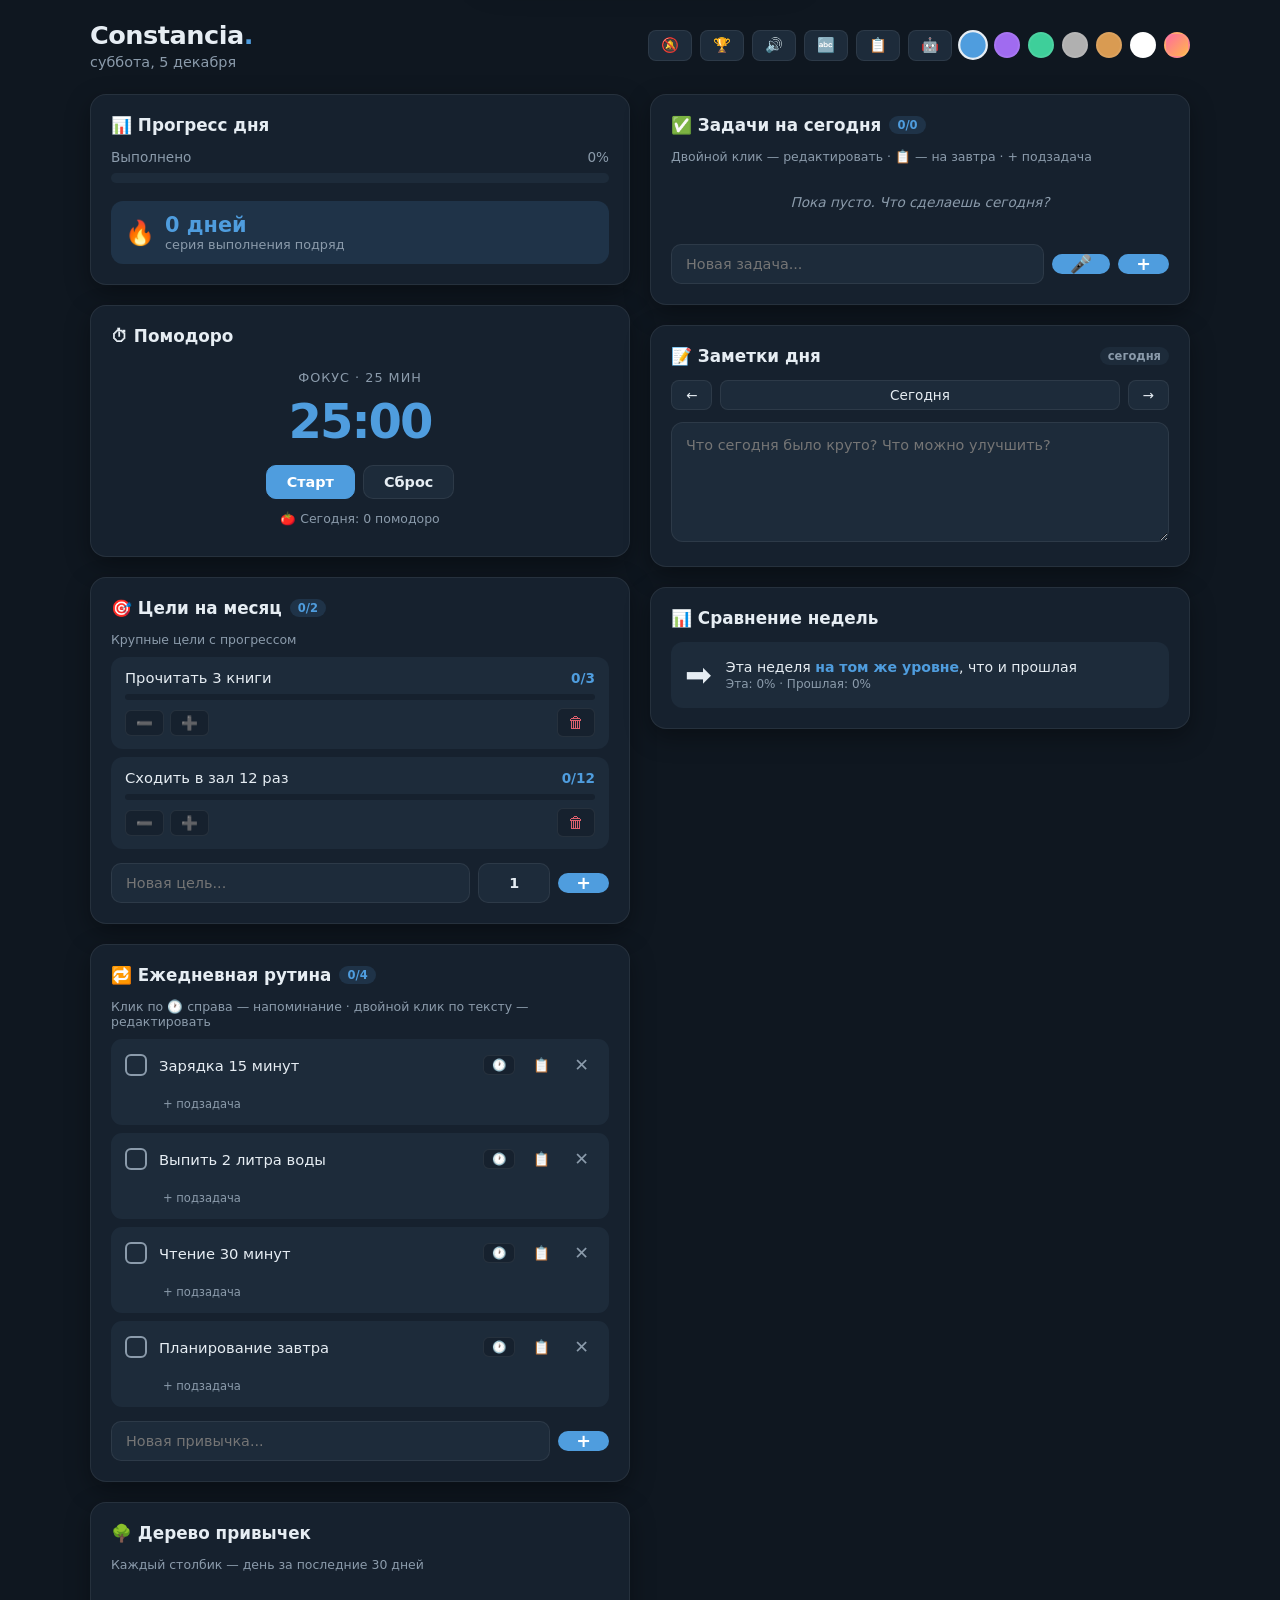
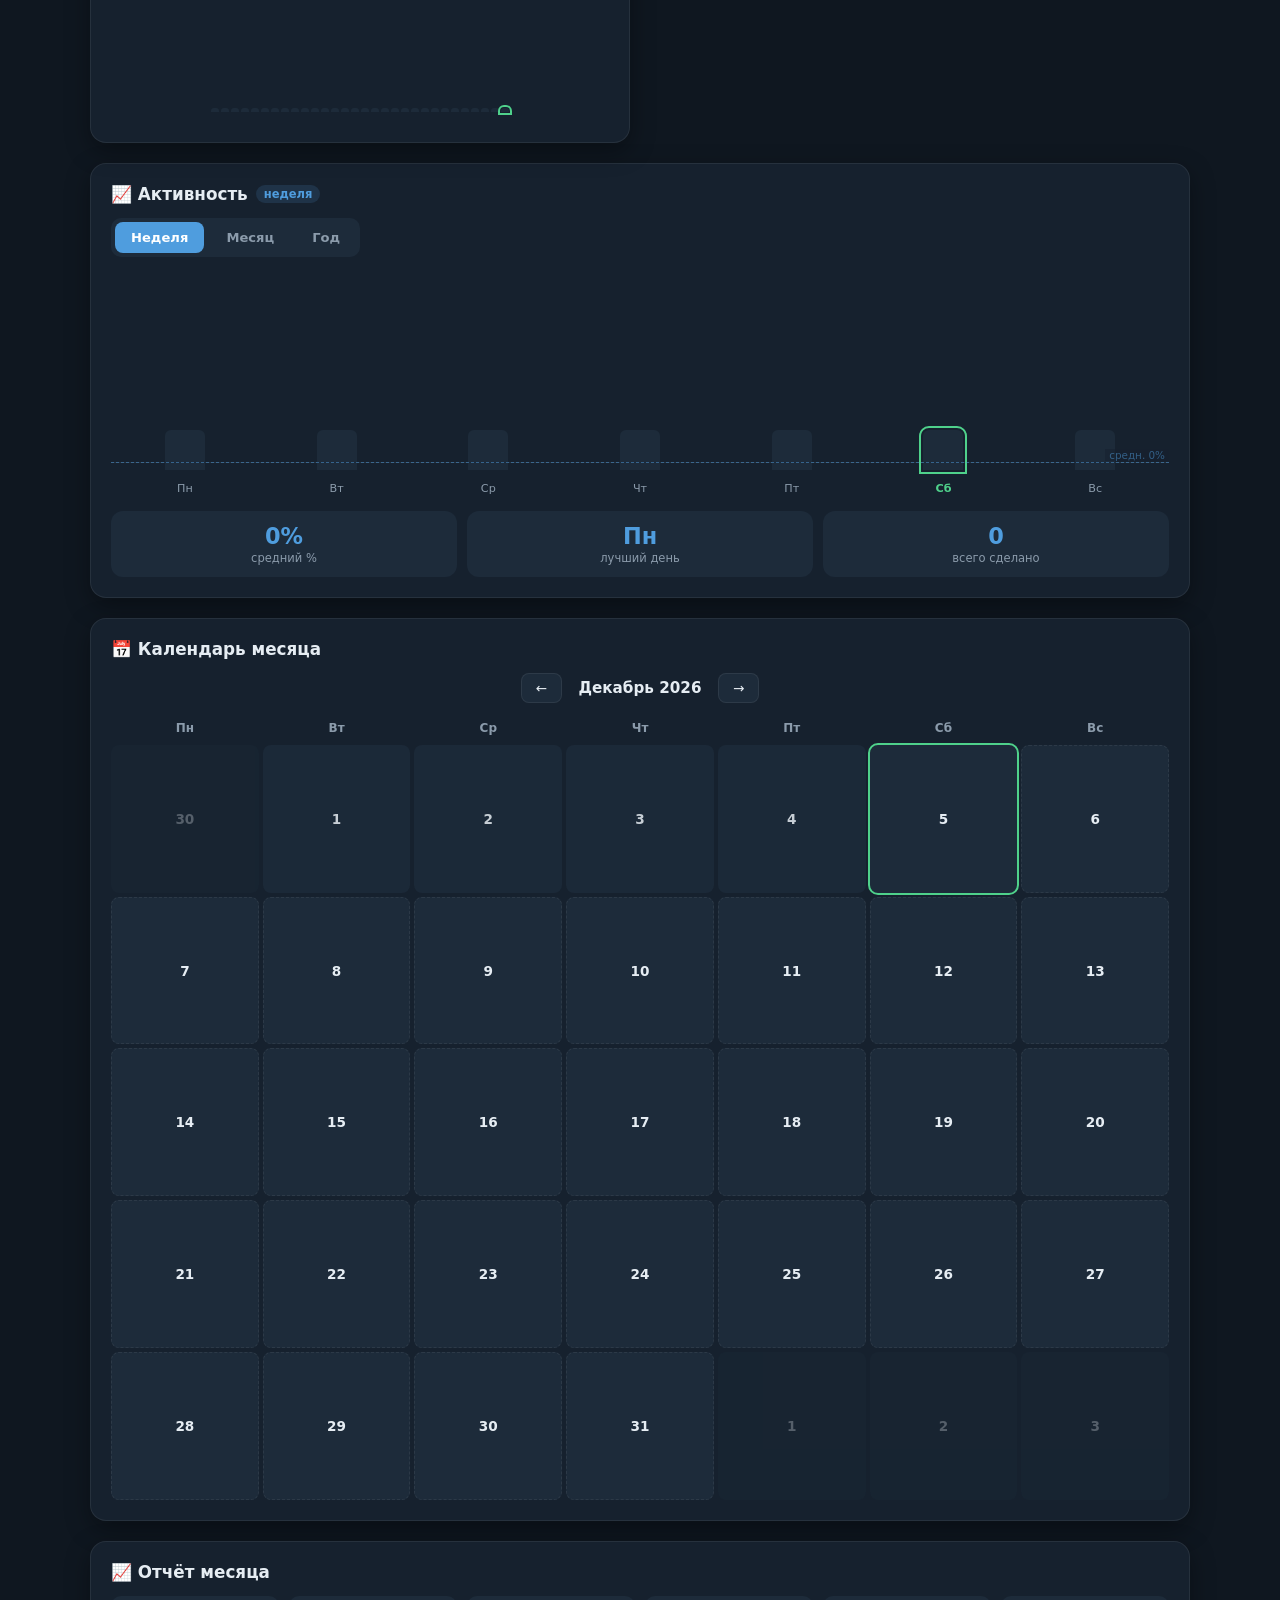
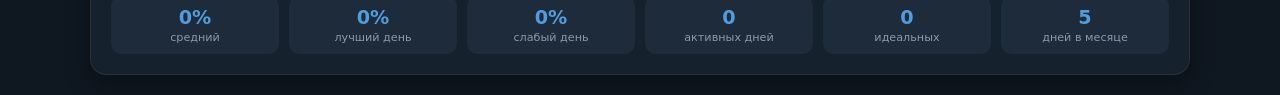
<file: index.html>
<!DOCTYPE html>
<html lang="ru">
<head>
<meta charset="UTF-8">
<meta name="viewport" content="width=device-width, initial-scale=1.0">
<title>Constancia</title>
<link rel="manifest" href="manifest.json">
<link rel="stylesheet" href="styles.css">
</head>
<body data-theme="default">
<div class="app">

  <header>
    <div>
      <h1>Constancia<span>.</span></h1>
      <div class="date" id="dateLabel"></div>
    </div>
    <div class="themes">
      <button class="bell-btn" id="bellBtn" onclick="toggleNotifications()" title="Напоминания">🔔</button>
      <button class="bell-btn" onclick="openAch()" title="Достижения">🏆</button>
      <button class="bell-btn" onclick="openSoundPicker()" title="Звук">🔊</button>
      <button class="bell-btn" onclick="openFontPicker()" title="Шрифт">🔤</button>
      <button class="bell-btn" onclick="openTemplates()" title="Шаблоны дня">📋</button>
      <button class="bell-btn" onclick="openAi()" title="AI-помощник">🤖</button>
      <div id="themes" style="display:flex; gap:8px;"></div>
    </div>
  </header>

  <div class="grid">
    <div>
      <div class="card">
        <h2>📊 Прогресс дня</h2>
        <div class="progress-wrap">
          <div class="progress-top"><span>Выполнено</span><span id="progressPct">0%</span></div>
          <div class="progress-bar"><div class="progress-fill" id="progressFill"></div></div>
        </div>
        <div class="streak">
          <div class="fire">🔥</div>
          <div><div class="num"><span id="streakNum">0</span> дней</div><div class="lbl">серия выполнения подряд</div></div>
        </div>
      </div>

      <div class="card">
        <h2>⏱ Помодоро</h2>
        <div class="pomo">
          <div class="pomo-mode" id="pomoMode">Фокус · 25 мин</div>
          <div class="pomo-time" id="pomoTime">25:00</div>
          <div class="pomo-controls">
            <button class="pomo-btn primary" id="pomoStart" onclick="pomoToggle()">Старт</button>
            <button class="pomo-btn" onclick="pomoReset()">Сброс</button>
          </div>
          <div class="pomo-counter">🍅 Сегодня: <span id="pomoCount">0</span> помодоро</div>
        </div>
      </div>

      <div class="card">
        <h2>🎯 Цели на месяц <span class="badge" id="goalsBadge">0/0</span></h2>
        <div class="section-hint">Крупные цели с прогрессом</div>
        <div id="goalsList"></div>
        <div class="add-row" style="margin-top:14px; margin-bottom:0; flex-wrap:wrap;">
          <input id="goalInput" placeholder="Новая цель..." style="min-width:140px;">
          <input id="goalTarget" class="goal-target" type="number" min="1" value="1">
          <button onclick="addGoal()">+</button>
        </div>
      </div>

      <div class="card">
        <h2>🔁 Ежедневная рутина <span class="badge" id="routineBadge">0/0</span></h2>
        <div class="section-hint">Клик по 🕐 справа — напоминание · двойной клик по тексту — редактировать</div>
        <div class="task-list" id="routineList"></div>
        <div class="add-row" style="margin-top:14px; margin-bottom:0;">
          <input id="routineInput" placeholder="Новая привычка...">
          <button onclick="addRoutine()">+</button>
        </div>
      </div>

      <div class="card">
        <h2>🌳 Дерево привычек</h2>
        <div class="section-hint">Каждый столбик — день за последние 30 дней</div>
        <div class="tree-container" id="treeBox"></div>
      </div>
    </div>

    <div>
      <div class="card">
        <h2>✅ Задачи на сегодня <span class="badge" id="taskBadge">0/0</span></h2>
        <div class="section-hint">Двойной клик — редактировать · 📋 — на завтра · + подзадача</div>
        <div class="task-list" id="taskList"></div>
        <div class="add-row" style="margin-top:14px; margin-bottom:0;">
          <input id="taskInput" placeholder="Новая задача...">
          <button class="voice-btn" id="voiceBtn" onclick="toggleVoice()" title="Голосовой ввод">🎤</button>
          <button onclick="addTask()">+</button>
        </div>
      </div>

      <div class="card">
        <h2>📝 Заметки дня <span class="badge" id="noteDate" style="margin-left:auto; background:var(--bg-soft); color:var(--text-dim);"></span></h2>
        <div style="display:flex; gap:8px; margin-bottom:12px;">
          <button class="note-nav" onclick="prevNote()">←</button>
          <button class="note-nav" onclick="todayNote()" id="todayBtn">Сегодня</button>
          <button class="note-nav" onclick="nextNote()">→</button>
        </div>
        <textarea id="noteInput" placeholder="Что сегодня было круто? Что можно улучшить?"></textarea>
      </div>

      <div class="card">
        <h2>📊 Сравнение недель</h2>
        <div class="compare-box" id="compareBox"></div>
      </div>
    </div>
  </div>

  <div class="card" style="margin-top:20px;">
    <h2>📈 Активность <span class="badge" id="chartPeriod">неделя</span></h2>
    <div class="tabs">
      <button class="tab active" data-period="week" onclick="switchChart('week')">Неделя</button>
      <button class="tab" data-period="month" onclick="switchChart('month')">Месяц</button>
      <button class="tab" data-period="year" onclick="switchChart('year')">Год</button>
    </div>
    <div class="big-chart" id="bigChart"></div>
    <div class="stats-row">
      <div class="stat"><div class="val" id="avgPct">0%</div><div class="cap">средний %</div></div>
      <div class="stat"><div class="val" id="bestDay">—</div><div class="cap">лучший день</div></div>
      <div class="stat"><div class="val" id="totalDone">0</div><div class="cap">всего сделано</div></div>
    </div>
  </div>

  <div class="card" style="margin-top:20px;">
    <h2>📅 Календарь месяца</h2>
    <div class="cal-nav">
      <button onclick="calPrev()">←</button>
      <div class="cal-month-label" id="calMonthLabel">—</div>
      <button onclick="calNext()">→</button>
    </div>
    <div class="calendar" id="calendarBox"></div>
  </div>

  <div class="card" style="margin-top:20px;">
    <h2>📈 Отчёт месяца</h2>
    <div class="month-report" id="monthReport"></div>
  </div>
</div>

<!-- МОДАЛКА ДНЯ -->
<div class="modal-bg" id="dayModal">
  <div class="modal">
    <h3 id="dayModalTitle">Дата</h3>

    <div class="day-section">
      <div class="day-section-title">📝 Заметка</div>
      <textarea id="dayNote" placeholder="Что было круто? Что улучшить?"></textarea>
    </div>

    <div class="day-section">
      <div class="day-section-title">✅ Задачи этого дня</div>
      <div class="day-tasks" id="dayTasks"></div>
      <div id="dayAddBox">
        <input id="dayTaskInput" placeholder="Новая задача на этот день...">
        <button onclick="addDayTask()">+</button>
      </div>
    </div>

    <div class="day-section">
      <div class="day-section-title">📊 Прогресс дня</div>
      <div id="dayProgress"></div>
    </div>

    <div class="modal-btns" style="margin-top:18px;">
      <button class="cancel" onclick="closeDayPanel()">Закрыть</button>
    </div>
  </div>
</div>

<!-- МОДАЛКА ВРЕМЕНИ -->
<div class="modal-bg" id="timeModal">
  <div class="modal">
    <h3 id="timeModalTitle">Напоминание</h3>
    <input type="time" id="timeInput" value="08:00">
    <div class="modal-btns">
      <button class="cancel" onclick="closeTimeModal()">Отмена</button>
      <button class="cancel" onclick="clearTime()">Убрать</button>
      <button class="save" onclick="saveTime()">Сохранить</button>
    </div>
  </div>
</div>

<!-- МОДАЛКА ДОСТИЖЕНИЙ -->
<div class="modal-bg" id="achModal">
  <div class="modal" style="max-width:560px;">
    <h3>🏆 Достижения <span class="badge" id="achCount" style="margin-left:auto; background:var(--accent-soft); color:var(--accent);"></span></h3>
    <div class="ach-grid" id="achGrid"></div>
    <div class="modal-btns" style="margin-top:18px;">
      <button class="cancel" onclick="closeAch()">Закрыть</button>
    </div>
  </div>
</div>

<!-- МОДАЛКА ЗВУКОВ -->
<div class="modal-bg" id="soundModal">
  <div class="modal" style="max-width:400px;">
    <h3>🔊 Звук помодоро</h3>
    <div class="sound-list" id="soundList"></div>
    <div class="modal-btns" style="margin-top:18px;">
      <button class="cancel" onclick="closeSoundPicker()">Закрыть</button>
    </div>
  </div>
</div>

<!-- МОДАЛКА ШРИФТОВ -->
<div class="modal-bg" id="fontModal">
  <div class="modal" style="max-width:440px;">
    <h3>🔤 Шрифт</h3>
    <div class="font-list" id="fontList"></div>
    <div class="modal-btns" style="margin-top:18px;">
      <button class="cancel" onclick="closeFontPicker()">Закрыть</button>
    </div>
  </div>
</div>

<!-- МОДАЛКА ШАБЛОНОВ -->
<div class="modal-bg" id="templatesModal">
  <div class="modal" style="max-width:460px;">
    <h3>📋 Шаблоны дня</h3>
    <div class="templates-list" id="templatesList"></div>
    <button class="template-new-btn" onclick="openTemplateEditor()">
      ➕ Новый шаблон
    </button>
    <div class="modal-btns" style="margin-top:18px;">
      <button class="cancel" onclick="closeTemplates()">Закрыть</button>
    </div>
  </div>
</div>

<!-- МОДАЛКА РЕДАКТОРА ШАБЛОНА -->
<div class="modal-bg" id="templateEditorModal">
  <div class="modal" style="max-width:500px;">
    <h3 id="templateEditorTitle">Новый шаблон</h3>
    <label>Название шаблона</label>
    <input id="tplNameInput" placeholder="🌅 Утро" maxlength="40">
    <label style="margin-top:6px;">Задачи в шаблоне</label>
    <div class="tpl-tasks-list" id="tplTasksList"></div>
    <button class="template-add-task-btn" onclick="addTplTaskField()">
      + добавить задачу
    </button>
    <div class="modal-btns" style="margin-top:18px;">
      <button class="cancel" onclick="closeTemplateEditor()">Отмена</button>
      <button class="save" onclick="saveTemplate()">Сохранить</button>
    </div>
  </div>
</div>

<!-- МОДАЛКА ТЕГОВ -->
<div class="modal-bg" id="tagModal">
  <div class="modal" style="max-width:400px;">
    <h3>🏷 Тег задачи</h3>
    <div class="sound-list" id="tagList"></div>
    <div class="modal-btns" style="margin-top:18px;">
      <button class="cancel" onclick="closeTagModal()">Закрыть</button>
    </div>
  </div>
</div>

<!-- МОДАЛКА AI -->
<div class="modal-bg" id="aiModal">
  <div class="modal" style="max-width:520px;">
    <h3>🤖 AI-помощник</h3>
    <div style="margin-bottom:14px;">
      <label style="font-size:.78rem;color:var(--text-dim);">Вопрос ассистенту</label>
      <input id="aiInput" placeholder="Что мне сегодня делать?" style="margin-bottom:8px;">
      <button class="pomo-btn primary" onclick="askAI()" style="width:100%;">Спросить</button>
    </div>
    <div id="aiResponse" style="background:var(--bg-soft); border-radius:10px; padding:12px; min-height:80px; font-size:.85rem; margin-bottom:14px;"></div>
    <label style="font-size:.78rem;color:var(--text-dim);">API-ключ Anthropic (получить на console.anthropic.com)</label>
    <input type="password" id="aiKeyInput" placeholder="sk-ant-...">
    <button class="pomo-btn" onclick="saveAiKey()" style="width:100%; margin-bottom:14px;">Сохранить ключ</button>
    <div class="modal-btns">
      <button class="cancel" onclick="closeAi()">Закрыть</button>
    </div>
  </div>
</div>

<!-- ТОСТ ДОСТИЖЕНИЯ -->
<div class="ach-toast" id="achToast">
  <div class="toast-icon" id="achToastIcon">🏆</div>
  <div class="toast-text">
    <div class="toast-title">Достижение получено</div>
    <div class="toast-name" id="achToastName"></div>
  </div>
</div>

<script src="app.js"></script>
</body>
</html>
</file>
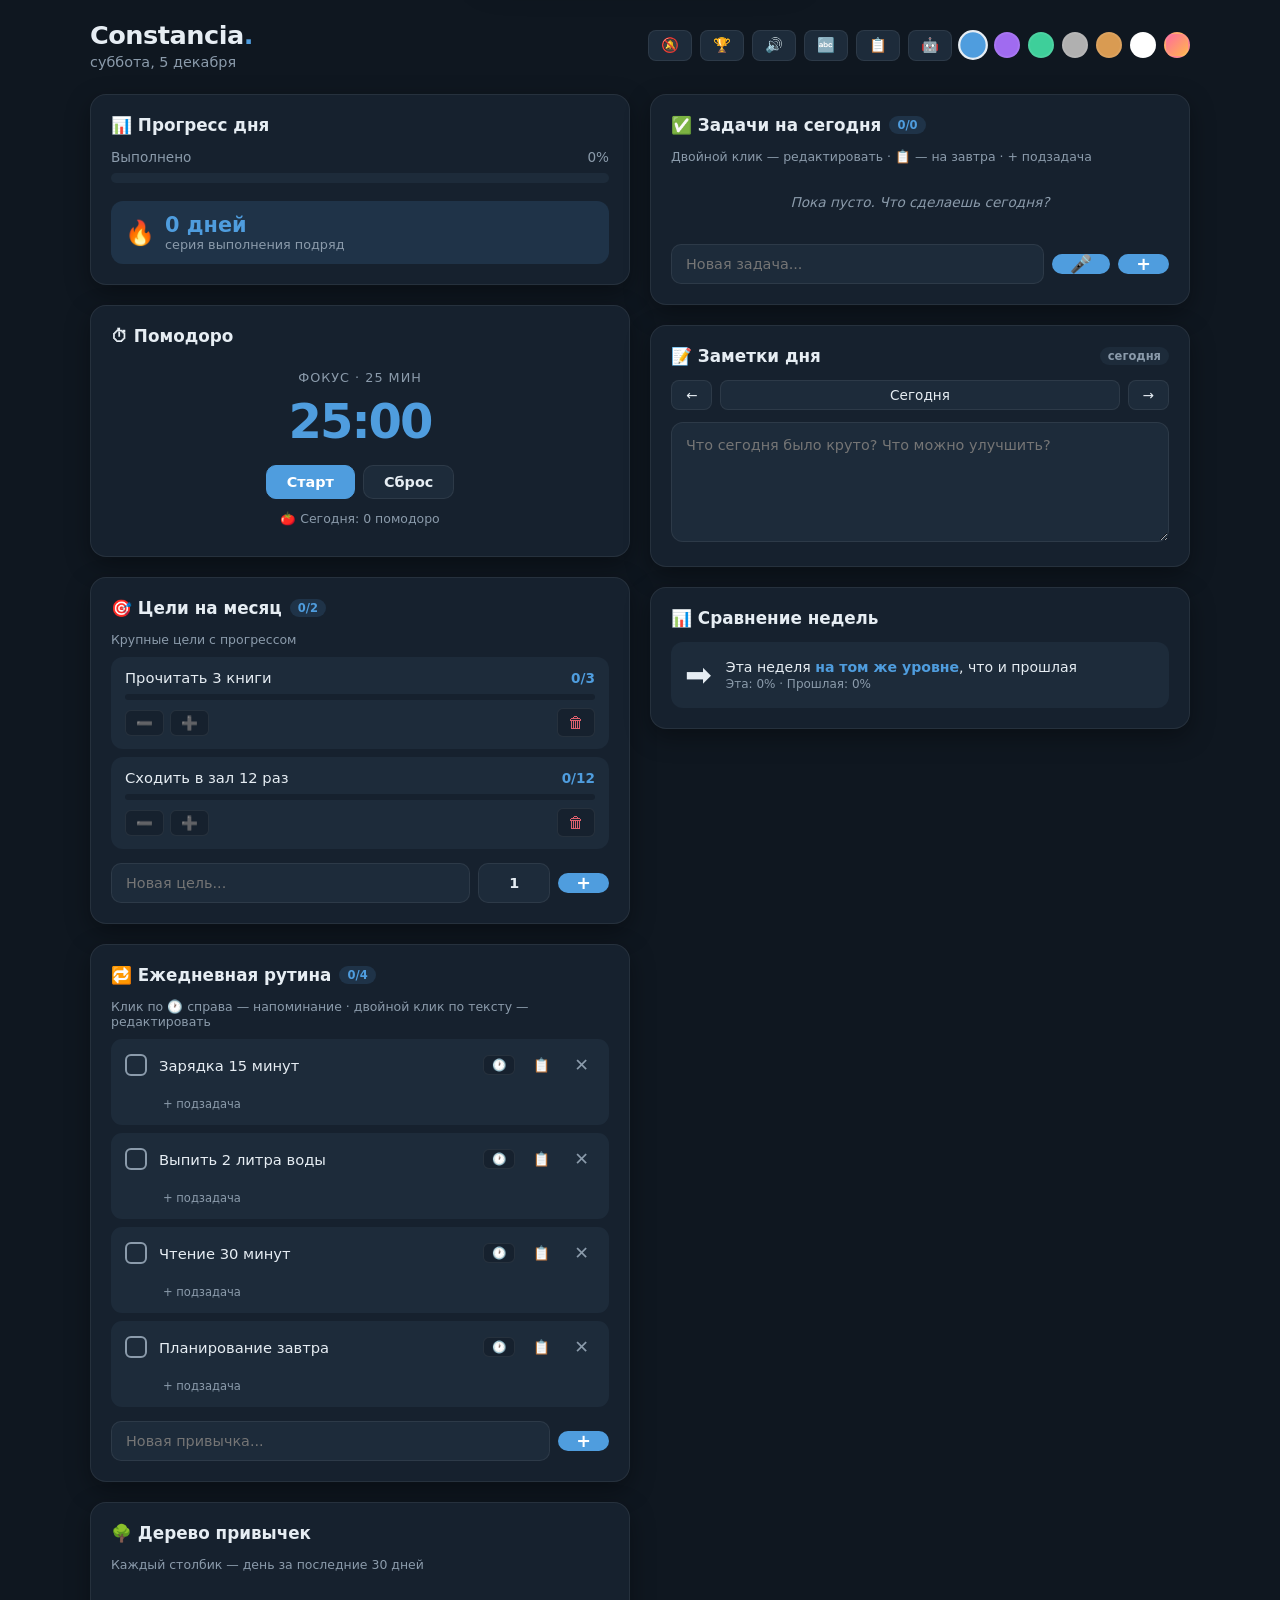
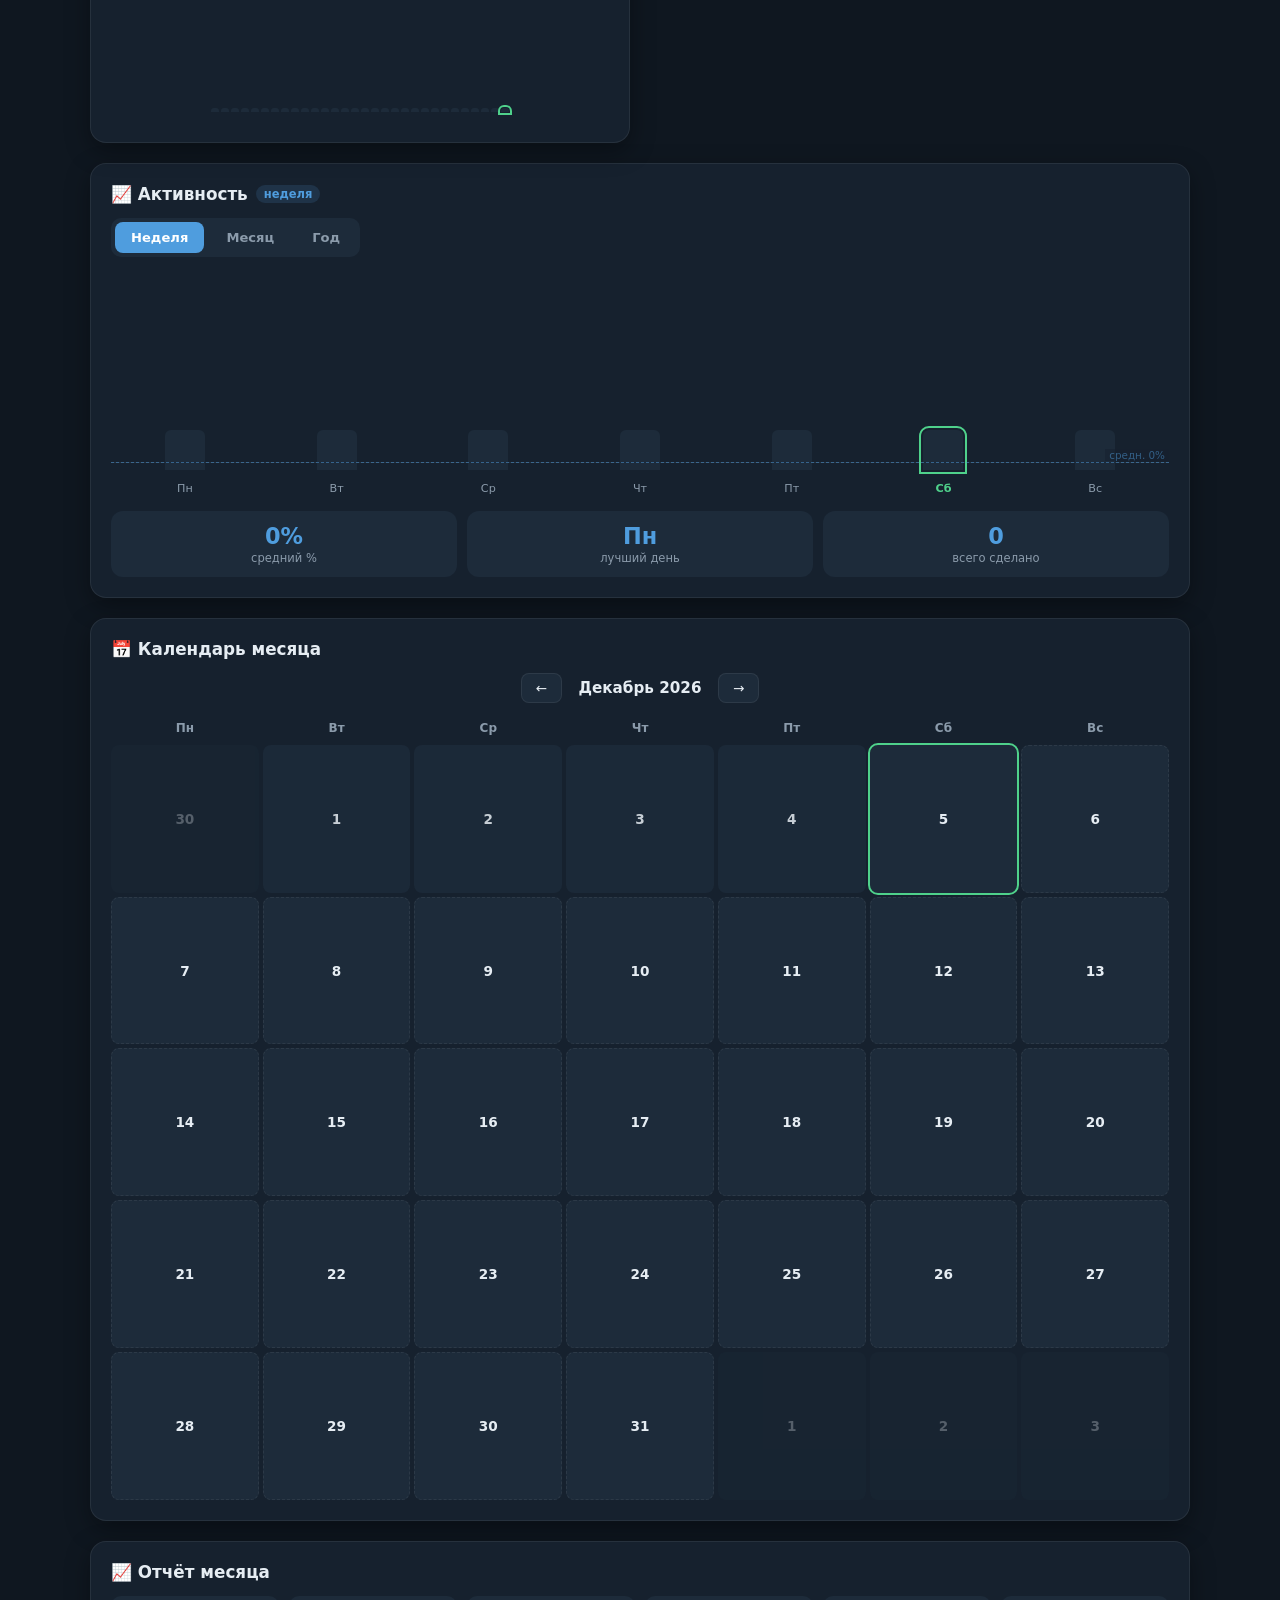
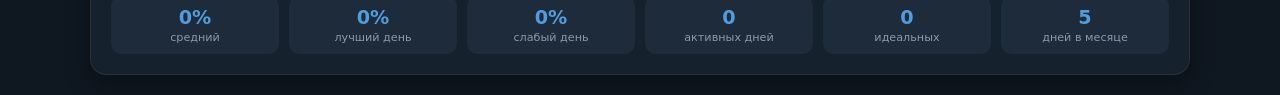
<file: tracker.html>
<!DOCTYPE html>
<html lang="ru">
<head>
<meta charset="UTF-8">
<meta name="viewport" content="width=device-width, initial-scale=1.0">
<title>Constancia</title>
<link rel="manifest" href="manifest.json">
<link rel="stylesheet" href="styles.css">
</head>
<body data-theme="default">
<div class="app">

  <header>
    <div>
      <h1>Constancia<span>.</span></h1>
      <div class="date" id="dateLabel"></div>
    </div>
    <div class="themes">
      <button class="bell-btn" id="bellBtn" onclick="toggleNotifications()" title="Напоминания">🔔</button>
      <button class="bell-btn" onclick="openAch()" title="Достижения">🏆</button>
      <button class="bell-btn" onclick="openSoundPicker()" title="Звук">🔊</button>
      <button class="bell-btn" onclick="openFontPicker()" title="Шрифт">🔤</button>
      <button class="bell-btn" onclick="openTemplates()" title="Шаблоны дня">📋</button>
      <button class="bell-btn" onclick="openAi()" title="AI-помощник">🤖</button>
      <div id="themes" style="display:flex; gap:8px;"></div>
    </div>
  </header>

  <div class="grid">
    <div>
      <div class="card">
        <h2>📊 Прогресс дня</h2>
        <div class="progress-wrap">
          <div class="progress-top"><span>Выполнено</span><span id="progressPct">0%</span></div>
          <div class="progress-bar"><div class="progress-fill" id="progressFill"></div></div>
        </div>
        <div class="streak">
          <div class="fire">🔥</div>
          <div><div class="num"><span id="streakNum">0</span> дней</div><div class="lbl">серия выполнения подряд</div></div>
        </div>
      </div>

      <div class="card">
        <h2>⏱ Помодоро</h2>
        <div class="pomo">
          <div class="pomo-mode" id="pomoMode">Фокус · 25 мин</div>
          <div class="pomo-time" id="pomoTime">25:00</div>
          <div class="pomo-controls">
            <button class="pomo-btn primary" id="pomoStart" onclick="pomoToggle()">Старт</button>
            <button class="pomo-btn" onclick="pomoReset()">Сброс</button>
          </div>
          <div class="pomo-counter">🍅 Сегодня: <span id="pomoCount">0</span> помодоро</div>
        </div>
      </div>

      <div class="card">
        <h2>🎯 Цели на месяц <span class="badge" id="goalsBadge">0/0</span></h2>
        <div class="section-hint">Крупные цели с прогрессом</div>
        <div id="goalsList"></div>
        <div class="add-row" style="margin-top:14px; margin-bottom:0; flex-wrap:wrap;">
          <input id="goalInput" placeholder="Новая цель..." style="min-width:140px;">
          <input id="goalTarget" class="goal-target" type="number" min="1" value="1">
          <button onclick="addGoal()">+</button>
        </div>
      </div>

      <div class="card">
        <h2>🔁 Ежедневная рутина <span class="badge" id="routineBadge">0/0</span></h2>
        <div class="section-hint">Клик по 🕐 справа — напоминание · двойной клик по тексту — редактировать</div>
        <div class="task-list" id="routineList"></div>
        <div class="add-row" style="margin-top:14px; margin-bottom:0;">
          <input id="routineInput" placeholder="Новая привычка...">
          <button onclick="addRoutine()">+</button>
        </div>
      </div>

      <div class="card">
        <h2>🌳 Дерево привычек</h2>
        <div class="section-hint">Каждый столбик — день за последние 30 дней</div>
        <div class="tree-container" id="treeBox"></div>
      </div>
    </div>

    <div>
      <div class="card">
        <h2>✅ Задачи на сегодня <span class="badge" id="taskBadge">0/0</span></h2>
        <div class="section-hint">Двойной клик — редактировать · 📋 — на завтра · + подзадача</div>
        <div class="task-list" id="taskList"></div>
        <div class="add-row" style="margin-top:14px; margin-bottom:0;">
          <input id="taskInput" placeholder="Новая задача...">
          <button class="voice-btn" id="voiceBtn" onclick="toggleVoice()" title="Голосовой ввод">🎤</button>
          <button onclick="addTask()">+</button>
        </div>
      </div>

      <div class="card">
        <h2>📝 Заметки дня <span class="badge" id="noteDate" style="margin-left:auto; background:var(--bg-soft); color:var(--text-dim);"></span></h2>
        <div style="display:flex; gap:8px; margin-bottom:12px;">
          <button class="note-nav" onclick="prevNote()">←</button>
          <button class="note-nav" onclick="todayNote()" id="todayBtn">Сегодня</button>
          <button class="note-nav" onclick="nextNote()">→</button>
        </div>
        <textarea id="noteInput" placeholder="Что сегодня было круто? Что можно улучшить?"></textarea>
      </div>

      <div class="card">
        <h2>📊 Сравнение недель</h2>
        <div class="compare-box" id="compareBox"></div>
      </div>
    </div>
  </div>

  <div class="card" style="margin-top:20px;">
    <h2>📈 Активность <span class="badge" id="chartPeriod">неделя</span></h2>
    <div class="tabs">
      <button class="tab active" data-period="week" onclick="switchChart('week')">Неделя</button>
      <button class="tab" data-period="month" onclick="switchChart('month')">Месяц</button>
      <button class="tab" data-period="year" onclick="switchChart('year')">Год</button>
    </div>
    <div class="big-chart" id="bigChart"></div>
    <div class="stats-row">
      <div class="stat"><div class="val" id="avgPct">0%</div><div class="cap">средний %</div></div>
      <div class="stat"><div class="val" id="bestDay">—</div><div class="cap">лучший день</div></div>
      <div class="stat"><div class="val" id="totalDone">0</div><div class="cap">всего сделано</div></div>
    </div>
  </div>

  <div class="card" style="margin-top:20px;">
    <h2>📅 Календарь месяца</h2>
    <div class="cal-nav">
      <button onclick="calPrev()">←</button>
      <div class="cal-month-label" id="calMonthLabel">—</div>
      <button onclick="calNext()">→</button>
    </div>
    <div class="calendar" id="calendarBox"></div>
  </div>

  <div class="card" style="margin-top:20px;">
    <h2>📈 Отчёт месяца</h2>
    <div class="month-report" id="monthReport"></div>
  </div>
</div>

<!-- МОДАЛКА ДНЯ -->
<div class="modal-bg" id="dayModal">
  <div class="modal">
    <h3 id="dayModalTitle">Дата</h3>

    <div class="day-section">
      <div class="day-section-title">📝 Заметка</div>
      <textarea id="dayNote" placeholder="Что было круто? Что улучшить?"></textarea>
    </div>

    <div class="day-section">
      <div class="day-section-title">✅ Задачи этого дня</div>
      <div class="day-tasks" id="dayTasks"></div>
      <div id="dayAddBox">
        <input id="dayTaskInput" placeholder="Новая задача на этот день...">
        <button onclick="addDayTask()">+</button>
      </div>
    </div>

    <div class="day-section">
      <div class="day-section-title">📊 Прогресс дня</div>
      <div id="dayProgress"></div>
    </div>

    <div class="modal-btns" style="margin-top:18px;">
      <button class="cancel" onclick="closeDayPanel()">Закрыть</button>
    </div>
  </div>
</div>

<!-- МОДАЛКА ВРЕМЕНИ -->
<div class="modal-bg" id="timeModal">
  <div class="modal">
    <h3 id="timeModalTitle">Напоминание</h3>
    <input type="time" id="timeInput" value="08:00">
    <div class="modal-btns">
      <button class="cancel" onclick="closeTimeModal()">Отмена</button>
      <button class="cancel" onclick="clearTime()">Убрать</button>
      <button class="save" onclick="saveTime()">Сохранить</button>
    </div>
  </div>
</div>

<!-- МОДАЛКА ДОСТИЖЕНИЙ -->
<div class="modal-bg" id="achModal">
  <div class="modal" style="max-width:560px;">
    <h3>🏆 Достижения <span class="badge" id="achCount" style="margin-left:auto; background:var(--accent-soft); color:var(--accent);"></span></h3>
    <div class="ach-grid" id="achGrid"></div>
    <div class="modal-btns" style="margin-top:18px;">
      <button class="cancel" onclick="closeAch()">Закрыть</button>
    </div>
  </div>
</div>

<!-- МОДАЛКА ЗВУКОВ -->
<div class="modal-bg" id="soundModal">
  <div class="modal" style="max-width:400px;">
    <h3>🔊 Звук помодоро</h3>
    <div class="sound-list" id="soundList"></div>
    <div class="modal-btns" style="margin-top:18px;">
      <button class="cancel" onclick="closeSoundPicker()">Закрыть</button>
    </div>
  </div>
</div>

<!-- МОДАЛКА ШРИФТОВ -->
<div class="modal-bg" id="fontModal">
  <div class="modal" style="max-width:440px;">
    <h3>🔤 Шрифт</h3>
    <div class="font-list" id="fontList"></div>
    <div class="modal-btns" style="margin-top:18px;">
      <button class="cancel" onclick="closeFontPicker()">Закрыть</button>
    </div>
  </div>
</div>

<!-- МОДАЛКА ШАБЛОНОВ -->
<div class="modal-bg" id="templatesModal">
  <div class="modal" style="max-width:460px;">
    <h3>📋 Шаблоны дня</h3>
    <div class="templates-list" id="templatesList"></div>
    <button class="template-new-btn" onclick="openTemplateEditor()">
      ➕ Новый шаблон
    </button>
    <div class="modal-btns" style="margin-top:18px;">
      <button class="cancel" onclick="closeTemplates()">Закрыть</button>
    </div>
  </div>
</div>

<!-- МОДАЛКА РЕДАКТОРА ШАБЛОНА -->
<div class="modal-bg" id="templateEditorModal">
  <div class="modal" style="max-width:500px;">
    <h3 id="templateEditorTitle">Новый шаблон</h3>
    <label>Название шаблона</label>
    <input id="tplNameInput" placeholder="🌅 Утро" maxlength="40">
    <label style="margin-top:6px;">Задачи в шаблоне</label>
    <div class="tpl-tasks-list" id="tplTasksList"></div>
    <button class="template-add-task-btn" onclick="addTplTaskField()">
      + добавить задачу
    </button>
    <div class="modal-btns" style="margin-top:18px;">
      <button class="cancel" onclick="closeTemplateEditor()">Отмена</button>
      <button class="save" onclick="saveTemplate()">Сохранить</button>
    </div>
  </div>
</div>

<!-- МОДАЛКА ТЕГОВ -->
<div class="modal-bg" id="tagModal">
  <div class="modal" style="max-width:400px;">
    <h3>🏷 Тег задачи</h3>
    <div class="sound-list" id="tagList"></div>
    <div class="modal-btns" style="margin-top:18px;">
      <button class="cancel" onclick="closeTagModal()">Закрыть</button>
    </div>
  </div>
</div>

<!-- МОДАЛКА AI -->
<div class="modal-bg" id="aiModal">
  <div class="modal" style="max-width:520px;">
    <h3>🤖 AI-помощник</h3>
    <div style="margin-bottom:14px;">
      <label style="font-size:.78rem;color:var(--text-dim);">Вопрос ассистенту</label>
      <input id="aiInput" placeholder="Что мне сегодня делать?" style="margin-bottom:8px;">
      <button class="pomo-btn primary" onclick="askAI()" style="width:100%;">Спросить</button>
    </div>
    <div id="aiResponse" style="background:var(--bg-soft); border-radius:10px; padding:12px; min-height:80px; font-size:.85rem; margin-bottom:14px;"></div>
    <label style="font-size:.78rem;color:var(--text-dim);">API-ключ Anthropic (получить на console.anthropic.com)</label>
    <input type="password" id="aiKeyInput" placeholder="sk-ant-...">
    <button class="pomo-btn" onclick="saveAiKey()" style="width:100%; margin-bottom:14px;">Сохранить ключ</button>
    <div class="modal-btns">
      <button class="cancel" onclick="closeAi()">Закрыть</button>
    </div>
  </div>
</div>

<!-- ТОСТ ДОСТИЖЕНИЯ -->
<div class="ach-toast" id="achToast">
  <div class="toast-icon" id="achToastIcon">🏆</div>
  <div class="toast-text">
    <div class="toast-title">Достижение получено</div>
    <div class="toast-name" id="achToastName"></div>
  </div>
</div>

<script src="app.js"></script>
</body>
</html>
</file>
<file: styles.css>
:root { --bg: #0f1720; --bg-card: #16212e; --bg-soft: #1d2b3a; --text: #e6edf3; --text-dim: #8b9bab; --accent: #4f9dde; --accent-soft: rgba(79,157,222,.15); --success: #4fd18b; --danger: #e0606e; --border: rgba(255,255,255,.07); --shadow: 0 8px 24px rgba(0,0,0,.35); }
[data-theme="violet"] { --bg:#14101f; --bg-card:#1d1730; --bg-soft:#271f42; --text:#ece7f7; --text-dim:#9a8fb8; --accent:#a06bf0; --accent-soft:rgba(160,107,240,.15); --success:#6fe0a8; --danger:#e06090; }
[data-theme="emerald"] { --bg:#0d1a16; --bg-card:#12241e; --bg-soft:#1a332a; --text:#e3f2ec; --text-dim:#82a99a; --accent:#3ecf9a; --accent-soft:rgba(62,207,154,.15); --success:#7ee0b8; --danger:#e07070; }
[data-theme="graphite"] { --bg:#111111; --bg-card:#1a1a1a; --bg-soft:#242424; --text:#ededed; --text-dim:#8a8a8a; --accent:#b0b0b0; --accent-soft:rgba(255,255,255,.08); --success:#8fd18b; --danger:#e06060; }
[data-theme="sepia"] { --bg:#1c1712; --bg-card:#26201a; --bg-soft:#332b22; --text:#f2e9dc; --text-dim:#a89a86; --accent:#d99b52; --accent-soft:rgba(217,155,82,.15); --success:#b9c96a; --danger:#d97552; }
[data-theme="light"] { --bg:#f5f7fa; --bg-card:#ffffff; --bg-soft:#eef1f6; --text:#1a2330; --text-dim:#6b7683; --accent:#3b82f6; --accent-soft:rgba(59,130,246,.12); --success:#10b981; --danger:#ef4444; --border:rgba(0,0,0,.08); --shadow:0 8px 24px rgba(0,0,0,.08); }
[data-theme="sunset"] { --bg:#1a0f1f; --bg-card:#251634; --bg-soft:#31203f; --text:#f5e8f7; --text-dim:#a08bad; --accent:#ff6b9d; --accent-soft:rgba(255,107,157,.15); --success:#ffb84d; --danger:#ff5252; --border:rgba(255,107,157,.1); }

* { box-sizing: border-box; margin: 0; padding: 0; }
body { font-family: 'Segoe UI', system-ui, -apple-system, sans-serif; background: var(--bg); color: var(--text); min-height: 100vh; padding: 20px; transition: background .3s, color .3s; }
body.font-mono { font-family: 'SF Mono', 'Consolas', 'Monaco', monospace; }
body.font-serif { font-family: 'Georgia', 'Times New Roman', serif; }
body.font-round { font-family: 'SF Pro Rounded', 'Avenir Next', 'Segoe UI', system-ui, sans-serif; }

.app { max-width: 1100px; margin: 0 auto; }

header { display: flex; align-items: center; justify-content: space-between; flex-wrap: wrap; gap: 16px; margin-bottom: 24px; }
h1 { font-size: 1.6rem; font-weight: 700; letter-spacing: -.5px; }
h1 span { color: var(--accent); }
.date { color: var(--text-dim); font-size: .9rem; margin-top: 4px; }
.themes { display: flex; gap: 8px; align-items: center; flex-wrap: wrap; }
.theme-dot { width: 26px; height: 26px; border-radius: 50%; border: 2px solid var(--border); cursor: pointer; transition: transform .15s, border-color .2s; }
.theme-dot:hover { transform: scale(1.15); }
.theme-dot.active { border-color: var(--text); transform: scale(1.15); }
.bell-btn { background: var(--bg-soft); border: 1px solid var(--border); color: var(--text); padding: 6px 12px; border-radius: 8px; cursor: pointer; font-size: .9rem; transition: background .2s; font-family: inherit; }
.bell-btn:hover { background: var(--accent-soft); }
.bell-btn.on { background: var(--success); color: #fff; border-color: var(--success); }

.grid { display: grid; grid-template-columns: 1fr 1fr; gap: 20px; }
@media (max-width: 820px) { .grid { grid-template-columns: 1fr; } }

.card { background: var(--bg-card); border: 1px solid var(--border); border-radius: 16px; padding: 20px; box-shadow: var(--shadow); transition: background .3s, border-color .3s; margin-bottom: 20px; }
.card:last-child { margin-bottom: 0; }
.card h2 { font-size: 1.05rem; font-weight: 600; margin-bottom: 14px; display: flex; align-items: center; gap: 8px; flex-wrap: wrap; }
.card h2 .badge { font-size: .72rem; background: var(--accent-soft); color: var(--accent); padding: 2px 8px; border-radius: 20px; font-weight: 600; }

.progress-wrap { margin-bottom: 18px; }
.progress-top { display: flex; justify-content: space-between; font-size: .85rem; color: var(--text-dim); margin-bottom: 8px; }
.progress-bar { height: 10px; background: var(--bg-soft); border-radius: 10px; overflow: hidden; }
.progress-fill { height: 100%; width: 0%; background: linear-gradient(90deg, var(--accent), var(--success)); border-radius: 10px; transition: width .4s ease; }
.streak { display: flex; align-items: center; gap: 10px; margin-top: 14px; padding: 12px 14px; background: var(--accent-soft); border-radius: 12px; }
.streak .fire { font-size: 1.5rem; }
.streak .num { font-size: 1.3rem; font-weight: 700; color: var(--accent); }
.streak .lbl { font-size: .8rem; color: var(--text-dim); }

.add-row { display: flex; gap: 8px; margin-bottom: 14px; align-items: center; }
.add-row input { flex: 1; padding: 11px 14px; border-radius: 10px; border: 1px solid var(--border); background: var(--bg-soft); color: var(--text); font-size: .9rem; outline: none; transition: border-color .2s; font-family: inherit; }
.add-row input:focus { border-color: var(--accent); }
.add-row button { padding: 0 18px; border: none; border-radius: 10px; background: var(--accent); color: #fff; font-weight: 600; cursor: pointer; font-size: 1.1rem; transition: opacity .2s; font-family: inherit; }
.add-row button:hover { opacity: .85; }

.goal-target { flex: none !important; max-width: 72px; text-align: center; font-weight: 600; -webkit-appearance: none; -moz-appearance: textfield; appearance: none; }
.goal-target::-webkit-outer-spin-button,
.goal-target::-webkit-inner-spin-button { -webkit-appearance: none; margin: 0; }

.task-list { display: flex; flex-direction: column; gap: 8px; }
.task { display: flex; align-items: center; gap: 12px; padding: 12px 14px; background: var(--bg-soft); border-radius: 11px; transition: opacity .2s, transform .15s; animation: slideIn .25s ease; position: relative; flex-wrap: wrap; }
@keyframes slideIn { from { opacity:0; transform: translateY(-6px); } }
.task:hover { transform: translateX(3px); }
.task.done { opacity: .5; }
.task.done .task-text { text-decoration: line-through; color: var(--text-dim); }
.check { width: 22px; height: 22px; border-radius: 6px; border: 2px solid var(--text-dim); cursor: pointer; display: flex; align-items: center; justify-content: center; flex-shrink: 0; transition: all .2s; font-size: .8rem; }
.check:hover { border-color: var(--accent); }
.task.done .check { background: var(--success); border-color: var(--success); color: #fff; }
.task-text { flex: 1; font-size: .92rem; cursor: text; }
.task-text[contenteditable="true"] { outline: 1px solid var(--accent); border-radius: 4px; padding: 2px 4px; }
.task-time { background: var(--bg-card); color: var(--text-dim); border: 1px solid var(--border); padding: 2px 8px; border-radius: 6px; font-size: .72rem; cursor: pointer; transition: all .2s; font-family: inherit; }
.task-time:hover { border-color: var(--accent); color: var(--accent); }
.task-time.set { color: var(--accent); border-color: var(--accent); }
.task-tag { font-size: .65rem; padding: 2px 6px; border-radius: 10px; font-weight: 600; white-space: nowrap; }
.task-tag.work { background: rgba(79,157,222,.2); color: var(--accent); }
.task-tag.sport { background: rgba(79,209,139,.2); color: var(--success); }
.task-tag.study { background: rgba(255,184,77,.2); color: #ffb84d; }
.task-tag.home { background: rgba(160,107,240,.2); color: #a06bf0; }
.del { background: none; border: none; color: var(--text-dim); cursor: pointer; font-size: 1.1rem; padding: 4px 6px; border-radius: 6px; transition: color .2s, background .2s; font-family: inherit; }
.del:hover { color: var(--danger); background: var(--accent-soft); }
.dup { background: none; border: none; color: var(--text-dim); cursor: pointer; padding: 4px 6px; border-radius: 6px; transition: color .2s, background .2s; font-size: .85rem; font-family: inherit; }
.dup:hover { color: var(--accent); background: var(--accent-soft); }

.subtasks { display: flex; flex-direction: column; gap: 4px; width: 100%; padding-left: 34px; margin-top: 4px; }
.subtask { display: flex; align-items: center; gap: 8px; font-size: .82rem; color: var(--text-dim); }
.subtask-check { width: 14px; height: 14px; border-radius: 3px; border: 1.5px solid var(--text-dim); cursor: pointer; flex-shrink: 0; display: flex; align-items: center; justify-content: center; font-size: .55rem; }
.subtask.done .subtask-check { background: var(--success); border-color: var(--success); color: #fff; }
.subtask.done .subtask-text { text-decoration: line-through; }
.subtask-del { background: none; border: none; color: var(--text-dim); cursor: pointer; font-size: .7rem; padding: 0 4px; margin-left: auto; font-family: inherit; }
.subtask-del:hover { color: var(--danger); }
.subtask-add { font-size: .72rem; color: var(--text-dim); cursor: pointer; padding: 2px 4px; display: inline-block; }
.subtask-add:hover { color: var(--accent); }

.empty { text-align: center; color: var(--text-dim); font-size: .85rem; padding: 20px; font-style: italic; }

.stats-row { display: flex; gap: 10px; margin-top: 16px; }
.stat { flex: 1; background: var(--bg-soft); border-radius: 12px; padding: 12px; text-align: center; }
.stat .val { font-size: 1.4rem; font-weight: 700; color: var(--accent); }
.stat .cap { font-size: .72rem; color: var(--text-dim); margin-top: 2px; }

.section-hint { font-size: .78rem; color: var(--text-dim); margin-bottom: 10px; }

.note-nav { padding: 6px 14px; border-radius: 8px; background: var(--bg-soft); color: var(--text); border: 1px solid var(--border); cursor: pointer; font-family: inherit; font-size: 0.85rem; transition: background .2s, border-color .2s; }
.note-nav:hover { background: var(--accent-soft); border-color: var(--accent); }
#todayBtn { flex: 1; }
#noteInput { width: 100%; min-height: 120px; padding: 14px; border-radius: 12px; background: var(--bg-soft); color: var(--text); border: 1px solid var(--border); font-family: inherit; font-size: 0.9rem; resize: vertical; outline: none; transition: border-color .2s; }
#noteInput:focus { border-color: var(--accent); }

.tabs { display: flex; gap: 6px; margin-bottom: 18px; background: var(--bg-soft); padding: 4px; border-radius: 10px; width: fit-content; flex-wrap: wrap; }
.tab { padding: 8px 16px; border-radius: 8px; border: none; background: transparent; color: var(--text-dim); cursor: pointer; font-family: inherit; font-size: .82rem; font-weight: 600; transition: all .2s; }
.tab:hover { color: var(--text); }
.tab.active { background: var(--accent); color: #fff; }

.big-chart { display: flex; align-items: flex-end; gap: 4px; height: 220px; padding: 20px 0 0 0; position: relative; margin-bottom: 8px; }
.big-chart::before { content: ''; position: absolute; left: 0; right: 0; bottom: 32px; height: 1px; background: var(--border); }
.avg-line { position: absolute; left: 0; right: 0; border-top: 1px dashed var(--accent); opacity: 0.5; pointer-events: none; z-index: 1; }
.avg-label { position: absolute; right: 0; top: -14px; font-size: .65rem; color: var(--accent); background: var(--bg-card); padding: 0 4px; }
.big-bar-wrap { flex: 1; display: flex; flex-direction: column; align-items: center; gap: 6px; height: 100%; justify-content: flex-end; position: relative; min-width: 0; }
.big-bar { width: 100%; max-width: 40px; background: linear-gradient(180deg, var(--accent), var(--success)); border-radius: 6px 6px 0 0; min-height: 3px; position: relative; transition: height .5s ease, transform .15s; cursor: pointer; }
.big-bar:hover { transform: scaleX(1.1); }
.big-bar.empty { background: var(--bg-soft); }
.big-bar.today-bar { outline: 2px solid var(--success); outline-offset: 2px; }
.big-bar-val { position: absolute; top: -18px; left: 50%; transform: translateX(-50%); font-size: .65rem; color: var(--text-dim); font-weight: 600; white-space: nowrap; }
.big-bar-label { font-size: .7rem; color: var(--text-dim); margin-top: 6px; white-space: nowrap; overflow: hidden; text-overflow: ellipsis; max-width: 100%; }
.big-bar.today-bar + .big-bar-label { color: var(--success); font-weight: 700; }

.month-report { display: grid; grid-template-columns: repeat(auto-fit, minmax(120px, 1fr)); gap: 10px; margin-top: 12px; }
.mr-item { background: var(--bg-soft); border-radius: 10px; padding: 10px 12px; text-align: center; }
.mr-item .mr-val { font-size: 1.2rem; font-weight: 700; color: var(--accent); }
.mr-item .mr-cap { font-size: .7rem; color: var(--text-dim); margin-top: 2px; }

.compare-box { background: var(--bg-soft); border-radius: 12px; padding: 14px; margin-top: 12px; display: flex; align-items: center; gap: 14px; }
.compare-box .cmp-arrow { font-size: 2rem; }
.compare-box .cmp-up { color: var(--success); }
.compare-box .cmp-down { color: var(--danger); }
.compare-box .cmp-text { flex: 1; font-size: .88rem; }
.compare-box .cmp-text strong { color: var(--accent); }

.calendar { display: grid; grid-template-columns: repeat(7, 1fr); gap: 4px; margin-top: 12px; }
.cal-head { text-align: center; font-size: .75rem; color: var(--text-dim); font-weight: 600; padding: 6px 0; }
.cal-cell { aspect-ratio: 1; background: var(--bg-soft); border-radius: 8px; display: flex; flex-direction: column; align-items: center; justify-content: center; font-size: .8rem; cursor: pointer; transition: all .15s; position: relative; min-height: 42px; padding: 4px; }
.cal-cell:hover { transform: scale(1.05); outline: 2px solid var(--accent); z-index: 5; }
.cal-cell.today { outline: 2px solid var(--success); }
.cal-cell.other-month { opacity: 0.3; }
.cal-cell.past { opacity: 0.85; }
.cal-cell.future { border: 1px dashed var(--border); }
.cal-cell.pct-1 { background: color-mix(in srgb, var(--accent) 25%, var(--bg-soft)); }
.cal-cell.pct-2 { background: color-mix(in srgb, var(--accent) 50%, var(--bg-soft)); }
.cal-cell.pct-3 { background: color-mix(in srgb, var(--accent) 75%, var(--bg-soft)); }
.cal-cell.pct-4 { background: var(--accent); color: #fff; }
.cal-day { font-weight: 600; font-size: .85rem; }
.cal-pct { font-size: .6rem; opacity: 0.8; margin-top: 1px; }
.cal-dots { display: flex; gap: 2px; margin-top: 1px; }
.cal-dot { font-size: 6px; line-height: 1; }
.cal-dot.task-dot { color: var(--accent); }
.cal-dot.note-dot { color: #ffb84d; }
.cal-nav { display: flex; gap: 8px; align-items: center; justify-content: center; margin-bottom: 12px; }
.cal-nav button { background: var(--bg-soft); border: 1px solid var(--border); color: var(--text); border-radius: 8px; padding: 6px 14px; cursor: pointer; font-family: inherit; font-size: .85rem; transition: all .2s; }
.cal-nav button:hover { border-color: var(--accent); color: var(--accent); }
.cal-month-label { font-weight: 600; font-size: .95rem; min-width: 140px; text-align: center; }

.tree-container { display: flex; align-items: flex-end; justify-content: center; gap: 2px; height: 140px; padding: 10px 0; }
.tree-day { width: 8px; background: linear-gradient(180deg, var(--success), var(--accent)); border-radius: 3px 3px 0 0; transition: all .3s; }
.tree-day.wilted { background: var(--bg-soft); height: 4px !important; }
.tree-day.today { outline: 2px solid var(--success); outline-offset: 1px; }

.goal { background: var(--bg-soft); border-radius: 12px; padding: 12px 14px; margin-bottom: 8px; }
.goal-head { display: flex; align-items: center; gap: 10px; margin-bottom: 8px; }
.goal-title { flex: 1; font-size: .92rem; }
.goal-title.done { text-decoration: line-through; color: var(--text-dim); }
.goal-counter { font-size: .85rem; font-weight: 600; color: var(--accent); }
.goal-bar { height: 6px; background: var(--bg-card); border-radius: 6px; overflow: hidden; margin-bottom: 8px; }
.goal-fill { height: 100%; width: 0%; background: linear-gradient(90deg, var(--accent), var(--success)); border-radius: 6px; transition: width .4s; }
.goal-controls { display: flex; gap: 6px; align-items: center; }
.goal-btn { background: var(--bg-card); border: 1px solid var(--border); color: var(--text); padding: 4px 10px; border-radius: 6px; cursor: pointer; font-size: .85rem; transition: all .2s; min-width: 34px; text-align: center; font-family: inherit; }
.goal-btn:hover { border-color: var(--accent); color: var(--accent); }
.goal-btn.trash { margin-left: auto; color: var(--danger); font-size: 1rem; padding: 4px 10px; }
.goal-btn.trash:hover { border-color: var(--danger); background: rgba(224,96,110,.1); }

.pomo { text-align: center; padding: 10px 0; }
.pomo-mode { font-size: .8rem; color: var(--text-dim); margin-bottom: 8px; text-transform: uppercase; letter-spacing: 1px; }
.pomo-time { font-size: 3rem; font-weight: 700; color: var(--accent); letter-spacing: -2px; margin-bottom: 16px; font-variant-numeric: tabular-nums; }
.pomo-controls { display: flex; gap: 8px; justify-content: center; margin-bottom: 12px; }
.pomo-btn { padding: 8px 20px; border-radius: 10px; border: 1px solid var(--border); background: var(--bg-soft); color: var(--text); cursor: pointer; font-weight: 600; font-size: .9rem; transition: all .2s; font-family: inherit; }
.pomo-btn:hover { border-color: var(--accent); }
.pomo-btn.primary { background: var(--accent); color: #fff; border-color: var(--accent); }
.pomo-btn.primary:hover { opacity: .85; }
.pomo-counter { font-size: .78rem; color: var(--text-dim); }

.modal-bg { position: fixed; inset: 0; background: rgba(0,0,0,.6); display: none; align-items: center; justify-content: center; z-index: 100; }
.modal-bg.show { display: flex; }
.modal { background: var(--bg-card); border: 1px solid var(--border); border-radius: 16px; padding: 24px; max-width: 400px; width: 90%; box-shadow: var(--shadow); max-height: 85vh; overflow-y: auto; }
.modal h3 { margin-bottom: 14px; font-size: 1.1rem; display: flex; align-items: center; gap: 8px; }
.modal input, .modal select, .modal textarea { width: 100%; padding: 10px 14px; border-radius: 10px; border: 1px solid var(--border); background: var(--bg-soft); color: var(--text); font-size: .95rem; outline: none; margin-bottom: 14px; font-family: inherit; }
.modal input:focus, .modal select:focus, .modal textarea:focus { border-color: var(--accent); }
.modal label { display: block; font-size: .78rem; color: var(--text-dim); margin-bottom: 6px; }
.modal-btns { display: flex; gap: 8px; justify-content: flex-end; }
.modal-btns button { padding: 8px 16px; border-radius: 8px; border: none; cursor: pointer; font-weight: 600; font-family: inherit; }
.modal-btns .cancel { background: var(--bg-soft); color: var(--text); }
.modal-btns .save { background: var(--accent); color: #fff; }

.ach-grid { display: grid; grid-template-columns: repeat(3, 1fr); gap: 10px; }
.ach-item { background: var(--bg-soft); border: 1px solid var(--border); border-radius: 12px; padding: 12px 8px; text-align: center; transition: all .2s; position: relative; }
.ach-item.locked { opacity: 0.35; filter: grayscale(1); }
.ach-item.unlocked { border-color: var(--success); box-shadow: 0 0 0 1px var(--success) inset; }
.ach-item .ach-icon { font-size: 1.8rem; margin-bottom: 6px; display: block; }
.ach-item .ach-name { font-size: .72rem; color: var(--text); font-weight: 600; line-height: 1.2; margin-bottom: 4px; }
.ach-item .ach-desc { font-size: .65rem; color: var(--text-dim); line-height: 1.2; }
.ach-item.unlocked::after { content: '✓'; position: absolute; top: 4px; right: 6px; color: var(--success); font-size: .8rem; font-weight: bold; }

.ach-toast { position: fixed; top: -100px; left: 50%; transform: translateX(-50%); background: var(--bg-card); border: 2px solid var(--success); border-radius: 14px; padding: 14px 22px; display: flex; align-items: center; gap: 14px; box-shadow: 0 8px 32px rgba(0,0,0,.5); z-index: 200; transition: top .4s cubic-bezier(0.68, -0.55, 0.265, 1.55); }
.ach-toast.show { top: 24px; }
.ach-toast .toast-icon { font-size: 2rem; animation: pop .6s ease; }
.ach-toast .toast-text { font-size: .9rem; }
.ach-toast .toast-title { color: var(--success); font-weight: 700; font-size: .75rem; text-transform: uppercase; letter-spacing: 1px; margin-bottom: 2px; }
.ach-toast .toast-name { color: var(--text); font-weight: 600; }
@keyframes pop { 0% { transform: scale(0); } 60% { transform: scale(1.3); } 100% { transform: scale(1); } }

.sound-list { display: flex; flex-direction: column; gap: 8px; }
.sound-item { background: var(--bg-soft); border: 1px solid var(--border); border-radius: 10px; padding: 12px 16px; cursor: pointer; display: flex; align-items: center; justify-content: space-between; transition: all .2s; }
.sound-item:hover { border-color: var(--accent); }
.sound-item.active { border-color: var(--accent); background: var(--accent-soft); }
.sound-item .s-name { font-weight: 600; font-size: .9rem; }
.sound-item .s-check { color: var(--accent); font-weight: bold; }

.font-list { display: flex; flex-direction: column; gap: 8px; }
.font-item { background: var(--bg-soft); border: 1px solid var(--border); border-radius: 10px; padding: 14px 16px; cursor: pointer; display: flex; align-items: center; justify-content: space-between; transition: all .2s; }
.font-item:hover { border-color: var(--accent); }
.font-item.active { border-color: var(--accent); background: var(--accent-soft); }
.font-item .f-name { font-weight: 600; font-size: .95rem; }
.font-item .f-preview { font-size: .8rem; color: var(--text-dim); margin-top: 2px; }
.font-item .f-check { color: var(--accent); font-weight: bold; font-size: 1.1rem; }

[data-theme="sunset"] body {
  background: linear-gradient(135deg, #1a0f1f 0%, #2a1038 50%, #1a0f1f 100%);
  background-attachment: fixed;
}
[data-theme="sunset"] .card {
  background: linear-gradient(160deg, #2b1a3d 0%, #251634 100%);
}
[data-theme="sunset"] .big-bar {
  background: linear-gradient(180deg, #ff6b9d, #ffb84d);
}
[data-theme="sunset"] .progress-fill,
[data-theme="sunset"] .goal-fill,
[data-theme="sunset"] .tree-day {
  background: linear-gradient(90deg, #ff6b9d, #ffb84d);
}

.confetti {
  position: fixed;
  width: 10px;
  height: 10px;
  pointer-events: none;
  z-index: 999;
  border-radius: 2px;
  animation: confetti-fall 2s ease-out forwards;
}
@keyframes confetti-fall {
  0% { transform: translateY(0) rotate(0deg); opacity: 1; }
  100% { transform: translateY(100vh) rotate(720deg); opacity: 0; }
}

.voice-btn {
  background: var(--bg-soft); border: 1px solid var(--border); color: var(--text);
  padding: 8px 12px; border-radius: 10px; cursor: pointer; font-size: 1rem;
  transition: all .2s; font-family: inherit;
}
.voice-btn:hover { border-color: var(--accent); }
.voice-btn.recording { background: var(--danger); color: #fff; border-color: var(--danger); animation: pulse 1s infinite; }
@keyframes pulse { 0%,100% { opacity: 1; } 50% { opacity: .6; } }

/* ===== ПАНЕЛЬ ДНЯ ===== */
#dayModal .modal { max-width: 520px; }
#dayModal h3 { margin-bottom: 20px; font-size: 1.15rem; }
#dayModal .modal-btns .cancel {
  padding: 10px 22px;
  border-radius: 10px;
  background: var(--bg-soft);
  color: var(--text);
  font-weight: 600;
  transition: all .2s;
  border: 1px solid var(--border);
}
#dayModal .modal-btns .cancel:hover {
  background: var(--accent-soft);
  border-color: var(--accent);
  color: var(--accent);
}

.day-section { margin-bottom: 22px; }
.day-section:last-of-type { margin-bottom: 14px; }
.day-section-title {
  font-size: .78rem;
  color: var(--text-dim);
  text-transform: uppercase;
  letter-spacing: 1px;
  margin-bottom: 8px;
  font-weight: 600;
}
#dayNote {
  width: 100%;
  min-height: 100px;
  padding: 12px;
  border-radius: 10px;
  background: var(--bg-soft);
  color: var(--text);
  border: 1px solid var(--border);
  font-family: inherit;
  font-size: .9rem;
  resize: vertical;
  outline: none;
  transition: border-color .2s;
}
#dayNote:focus { border-color: var(--accent); }

.day-tasks { display: flex; flex-direction: column; gap: 6px; margin-bottom: 10px; }
.day-task {
  display: flex;
  align-items: center;
  gap: 10px;
  padding: 8px 12px;
  background: var(--bg-soft);
  border-radius: 8px;
  font-size: .88rem;
}
.day-task.done { opacity: .5; }
.day-task.done .day-task-text { text-decoration: line-through; color: var(--text-dim); }
.day-task-check {
  width: 18px; height: 18px;
  border-radius: 5px;
  border: 1.5px solid var(--text-dim);
  cursor: pointer;
  display: flex;
  align-items: center;
  justify-content: center;
  font-size: .7rem;
  flex-shrink: 0;
  transition: all .2s;
}
.day-task.done .day-task-check { background: var(--success); border-color: var(--success); color: #fff; }
.day-task-text { flex: 1; }
.day-task-del {
  background: none; border: none; color: var(--text-dim);
  cursor: pointer; font-size: .9rem; padding: 2px 6px;
  border-radius: 4px;
  font-family: inherit;
}
.day-task-del:hover { color: var(--danger); background: var(--accent-soft); }

#dayAddBox { display: flex; gap: 8px; margin-top: 8px; align-items: center; }
#dayTaskInput {
  flex: 1;
  padding: 11px 14px;
  border-radius: 10px;
  border: 1px solid var(--border);
  background: var(--bg-soft);
  color: var(--text);
  font-size: .9rem;
  outline: none;
  font-family: inherit;
  transition: border-color .2s;
  -webkit-appearance: none;
  appearance: none;
}
#dayTaskInput:focus { border-color: var(--accent); }
#dayAddBox button {
  width: 42px;
  height: 42px;
  padding: 0;
  border: none;
  border-radius: 10px;
  background: var(--accent);
  color: #fff;
  font-weight: 700;
  cursor: pointer;
  font-size: 1.3rem;
  flex-shrink: 0;
  display: flex;
  align-items: center;
  justify-content: center;
  transition: filter .2s, transform .1s;
  box-shadow: 0 2px 8px rgba(0,0,0,.25);
  line-height: 1;
  font-family: inherit;
  -webkit-appearance: none;
  appearance: none;
}
#dayAddBox button:hover { filter: brightness(1.15); }
#dayAddBox button:active { transform: scale(0.95); }

.day-progress-bar {
  height: 8px;
  background: var(--bg-soft);
  border-radius: 8px;
  overflow: hidden;
  margin-bottom: 6px;
}
.day-progress-fill {
  height: 100%;
  background: linear-gradient(90deg, var(--accent), var(--success));
  border-radius: 8px;
  transition: width .4s;
}
.day-progress-label { font-size: .8rem; color: var(--text-dim); }
.day-progress-label strong { color: var(--accent); font-size: .95rem; }

/* ===== ШАБЛОНЫ ДНЯ ===== */
.templates-list {
  display: flex;
  flex-direction: column;
  gap: 8px;
  margin-bottom: 12px;
  max-height: 400px;
  overflow-y: auto;
}

.template-item {
  background: var(--bg-soft);
  border: 1px solid var(--border);
  border-radius: 12px;
  padding: 12px 14px;
  transition: all .2s;
}

.template-item:hover {
  border-color: var(--accent);
}

.template-head {
  display: flex;
  align-items: center;
  gap: 10px;
  margin-bottom: 6px;
}

.template-name {
  flex: 1;
  font-weight: 600;
  font-size: .95rem;
  cursor: pointer;
}

.template-name:hover {
  color: var(--accent);
}

.template-count {
  font-size: .72rem;
  color: var(--text-dim);
  background: var(--bg-card);
  padding: 2px 8px;
  border-radius: 10px;
}

.template-btn {
  background: none;
  border: none;
  color: var(--text-dim);
  cursor: pointer;
  padding: 4px 8px;
  border-radius: 6px;
  font-size: .95rem;
  transition: all .2s;
  font-family: inherit;
}

.template-btn:hover {
  color: var(--accent);
  background: var(--accent-soft);
}

.template-btn.del:hover {
  color: var(--danger);
  background: rgba(224, 96, 110, .1);
}

.template-preview {
  display: flex;
  flex-wrap: wrap;
  gap: 4px;
  margin-top: 4px;
}

.template-task-chip {
  font-size: .7rem;
  color: var(--text-dim);
  background: var(--bg-card);
  padding: 2px 8px;
  border-radius: 8px;
  white-space: nowrap;
  max-width: 140px;
  overflow: hidden;
  text-overflow: ellipsis;
}

.template-new-btn {
  width: 100%;
  padding: 11px;
  border: 1px dashed var(--border);
  border-radius: 10px;
  background: transparent;
  color: var(--text-dim);
  cursor: pointer;
  font-family: inherit;
  font-size: .88rem;
  font-weight: 600;
  transition: all .2s;
}

.template-new-btn:hover {
  border-color: var(--accent);
  color: var(--accent);
  background: var(--accent-soft);
  border-style: solid;
}

/* Редактор шаблона */
#templateEditorModal .modal {
  max-width: 500px;
}

#templateEditorModal label {
  display: block;
  font-size: .78rem;
  color: var(--text-dim);
  margin-bottom: 6px;
  text-transform: uppercase;
  letter-spacing: .5px;
  font-weight: 600;
}

#templateEditorModal input {
  width: 100%;
  padding: 11px 14px;
  border-radius: 10px;
  border: 1px solid var(--border);
  background: var(--bg-soft);
  color: var(--text);
  font-size: .92rem;
  outline: none;
  margin-bottom: 16px;
  font-family: inherit;
  transition: border-color .2s;
}

#templateEditorModal input:focus {
  border-color: var(--accent);
}

.tpl-tasks-list {
  display: flex;
  flex-direction: column;
  gap: 8px;
  margin-bottom: 10px;
  max-height: 240px;
  overflow-y: auto;
  padding-right: 4px;
}

.tpl-task-row {
  display: flex;
  gap: 8px;
  align-items: center;
}

.tpl-task-row input {
  flex: 1;
  margin-bottom: 0 !important;
  padding: 9px 12px !important;
  font-size: .88rem !important;
}

.tpl-task-remove {
  width: 34px;
  height: 34px;
  flex-shrink: 0;
  border: 1px solid var(--border);
  border-radius: 8px;
  background: var(--bg-soft);
  color: var(--text-dim);
  cursor: pointer;
  font-size: 1rem;
  font-family: inherit;
  transition: all .2s;
  display: flex;
  align-items: center;
  justify-content: center;
}

.tpl-task-remove:hover {
  border-color: var(--danger);
  color: var(--danger);
  background: rgba(224, 96, 110, .1);
}

.template-add-task-btn {
  width: 100%;
  padding: 9px;
  border: 1px dashed var(--border);
  border-radius: 10px;
  background: transparent;
  color: var(--text-dim);
  cursor: pointer;
  font-family: inherit;
  font-size: .82rem;
  transition: all .2s;
  margin-bottom: 8px;
}

.template-add-task-btn:hover {
  border-color: var(--accent);
  color: var(--accent);
  border-style: solid;
}
</file>
